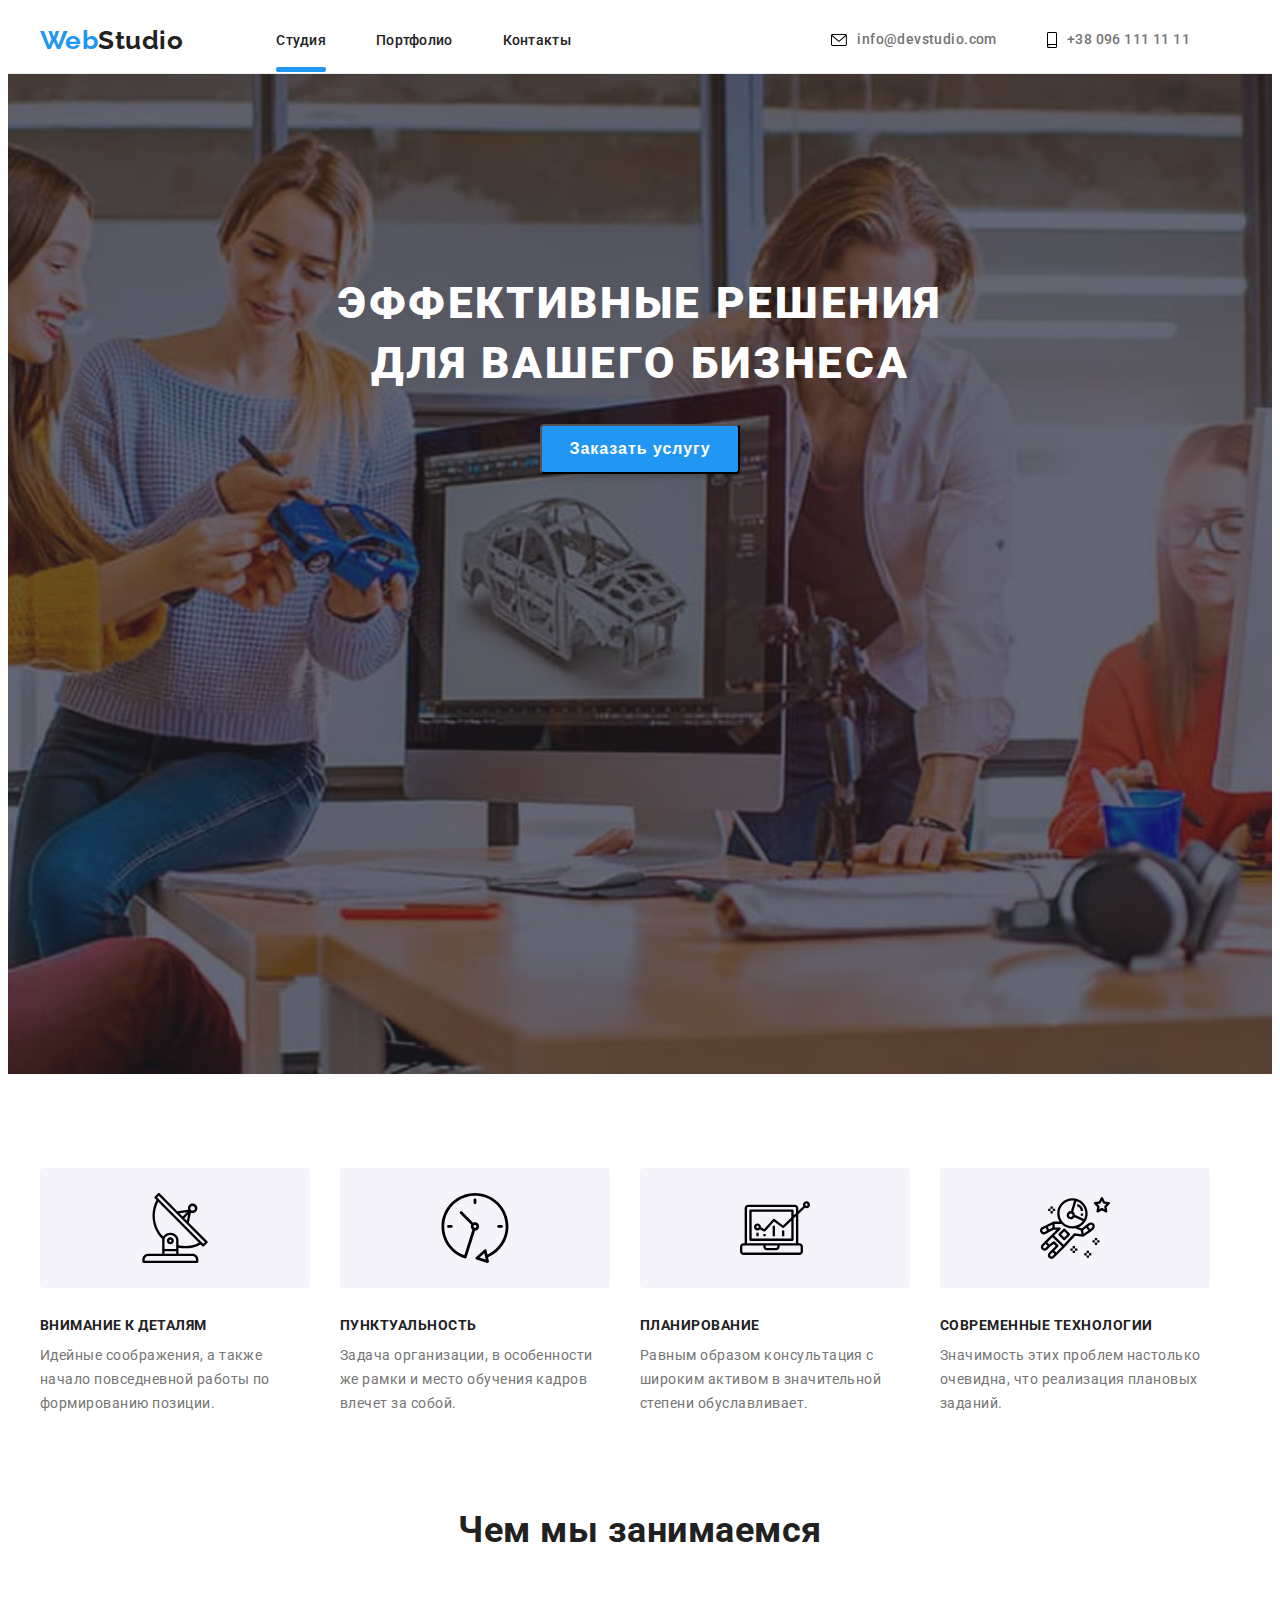
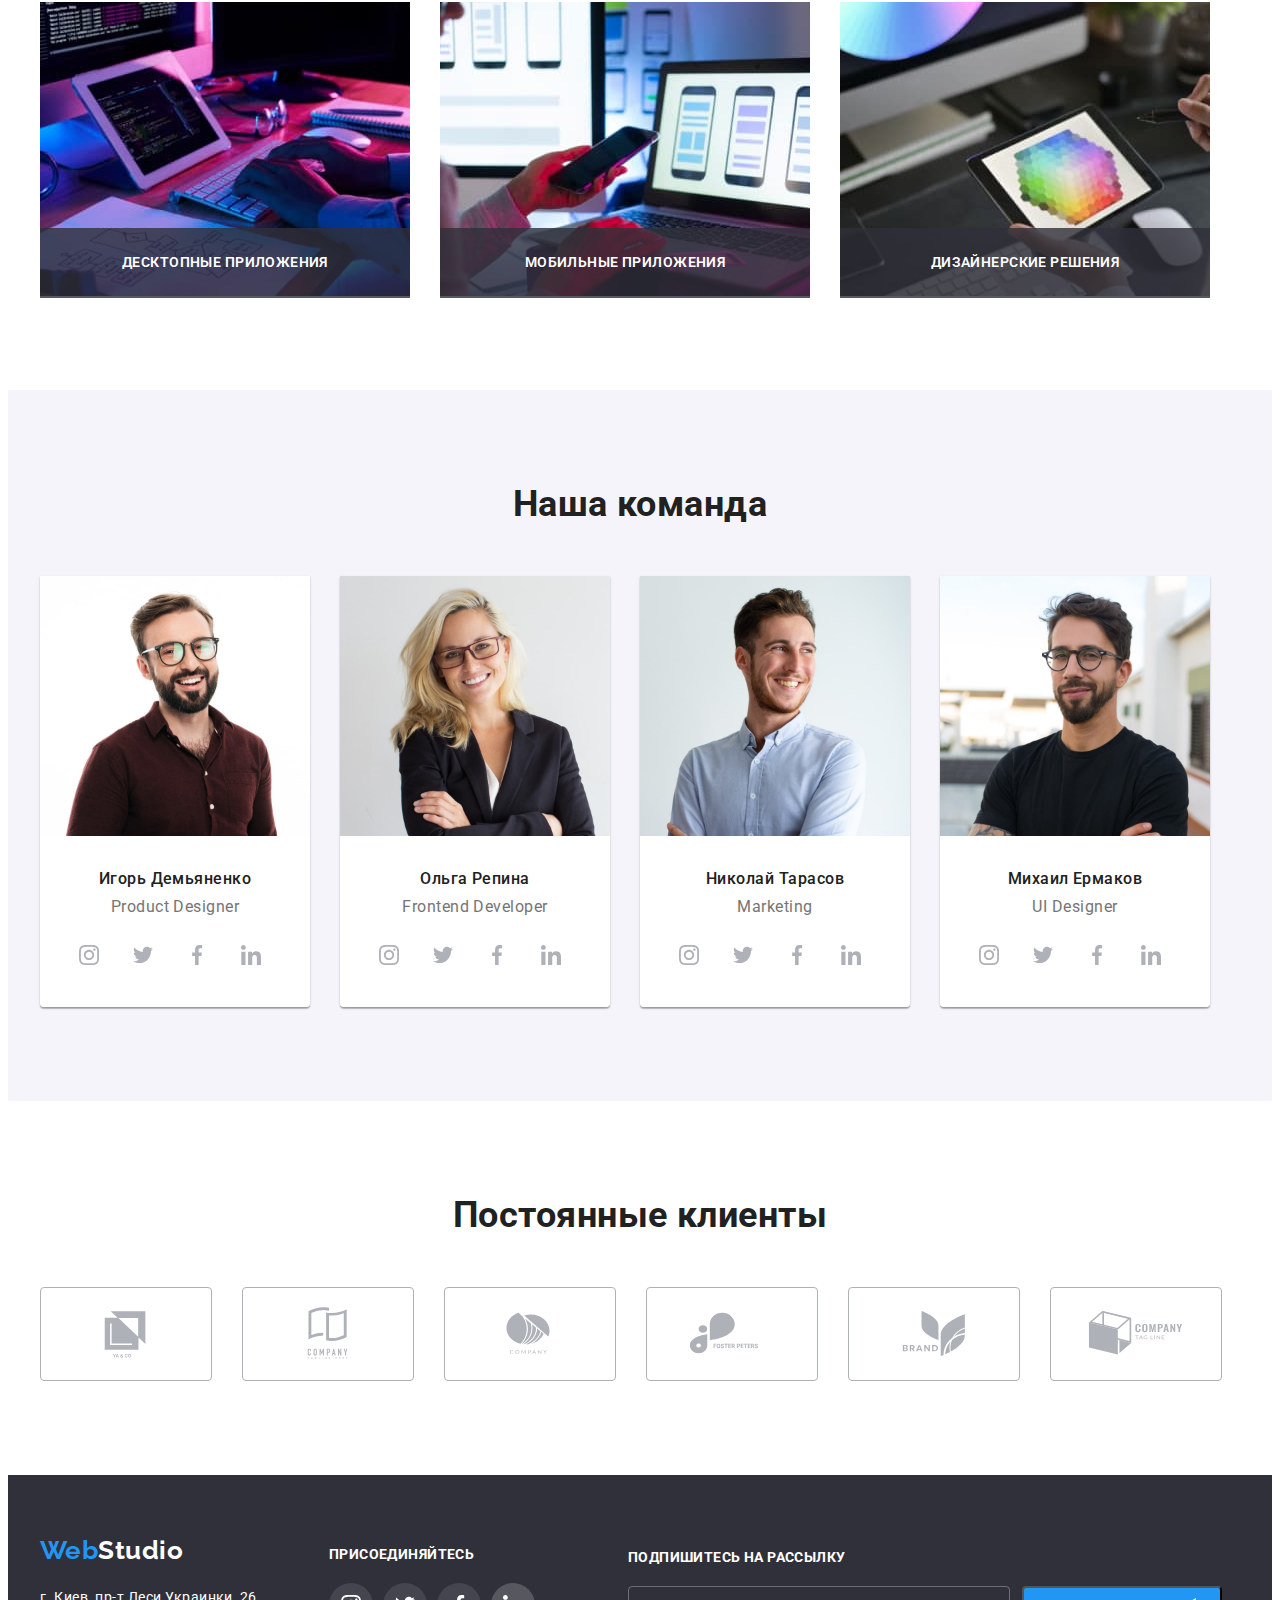
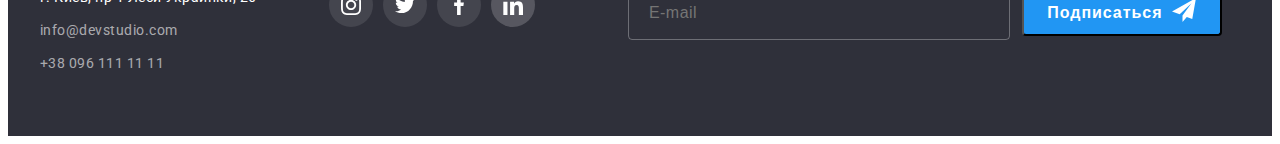
<file: index.html>
<!DOCTYPE html>
<html lang="ru">
<head>
    
    <meta charset="UTF-8">
    <meta http-equiv="X-UA-Compatible" content="IE=edge">
    <meta name="viewport" content="width=device-width, initial-scale=1.0">
    <title>Document</title>
    <link href="https://fonts.googleapis.com/css2?family=Raleway:wght@700&family=Roboto:wght@400;500;700;900&display=swap"
        rel="stylesheet">
        <link rel="stylesheet" href="https://cdnjs.cloudflare.com/ajax/libs/modern-normalize/1.1.0/modern-normalize.min.css"
            integrity="sha512-wpPYUAdjBVSE4KJnH1VR1HeZfpl1ub8YT/NKx4PuQ5NmX2tKuGu6U/JRp5y+Y8XG2tV+wKQpNHVUX03MfMFn9Q=="
            crossorigin="anonymous" referrerpolicy="no-referrer" />
    <link rel="stylesheet" href="./css/styles.css">
    <link rel="preconnect" href="./portfolio.html">
    <link rel="preconnect" href="https://fonts.googleapis.com">
    <link rel="preconnect" href="https://fonts.gstatic.com" crossorigin>
    
</head>
<body>
    <!-- Шапка сайта -->
    <header class="header">
        <div class="container">
        <nav class="nav">
            <a class="nav-logo link" href="" ><span class="logoweb">Web</span>Studio</a>
            <ul class="header-list list">
                <li class="header-item main-underline">
                    <a class="nav-link link" href="2">Студия </a>
                </li>
                <li class="header-item">
                    <a class="nav-link link" href="./portfolio.html">Портфолио</a>
                </li>
                <li class="header-item">
                    <a class="nav-link link" href="4">Контакты</a>
                </li>
            </ul>
        </nav>
        
        <div class="contactq">
             
            <a class="cont-mail link" href="mailto:info@devstudio.com">
                <svg class="header-logo-icon" width="16" height="12">
                    <use href="./images/icon-sprite/sprite.svg#icon-envelope"></use>
                </svg>info@devstudio.com
            </a>
           
            
            <a class="cont-mail link" href="tel:+380961111111">
                <svg class="header-logo-icon" width="10" height="16">
                <use href="./images/icon-sprite/sprite.svg#icon-smartphone"></use>
            </svg>+38 096 111 11 11
            </a>
        </div>
        </div>
        
    </header>
    <main>
     <section class="hero">
          <div class="container">
            <h1 class="hero-title">Эффективные решения<br>
            для вашего бизнеса</h1>
            <button data-modal-open class="hero-button btn" type=button>Заказать услугу</button>
        </div>
    </section> 
    <section class="pluses">
        <div class="container">
            <ul class="pluses-list list">
            <li class="pluses-item">
                <div class="pluses-cont">
                    <svg class="" width="70" height="70">
                        <use href="./images/icon-sprite/sprite.svg#icon-antenna"></use>
                    </svg>
                        
                </div>
            <h2 class="pluses-title" >Внимание к деталям</h2>
            <p class="pluses-text" >Идейные соображения, а также начало повседневной работы по формированию позиции.</p>
            </li>
            <li class="pluses-item">
                <div class="pluses-cont">
                    <svg class="" width="70" height="70">
                        <use href="./images/icon-sprite/sprite.svg#icon-clock"></use>
                    </svg>
                </div>
            <h2 class="pluses-title" >Пунктуальность</h2>
            <p class="pluses-text" >Задача организации, в особенности же рамки и место обучения кадров влечет за собой.</p>
            </li>
            <li class="pluses-item">
                <div class="pluses-cont">
                    <svg class="" width="70" height="70">
                        <use href="./images/icon-sprite/sprite.svg#icon-diagram"></use>
                    </svg>
                </div>
            <h2 class="pluses-title" >Планирование</h2>
            <p class="pluses-text" >Равным образом консультация с широким активом в значительной степени обуславливает.</p>
            </li>
            <li class="pluses-item">
                <div class="pluses-cont">
                    <svg class="" width="70" height="70">
                        <use href="./images/icon-sprite/sprite.svg#icon-astronaut"></use>
                    </svg>
                </div>
            <h2 class="pluses-title" >Современные технологии</h2>
            <p class="pluses-text" >Значимость этих проблем настолько очевидна, что реализация плановых заданий.</p>
        
            </li>
            </ul>
        </div>
    </section> 
    <section class="cases">
        <div class="container">
        <h2 class="cases-title title">Чем мы занимаемся</h2>
        <ul class="cases-list list">
            <li class="cases-item">
            <div class="case-cont">  
            <img src="./images/Work/desktop.jpg" alt="Работает за десктопом" width="370">
            <p class="cases-text">Десктопные приложения</p>
            </div>
        </li>
            <li class="cases-item">
                <div class="case-cont">
                <img src="./images/Work/mobile.jpg" alt="Работает за телефоном" width="370">
            <p class="cases-text">МОБИЛЬНЫЕ ПРИЛОЖЕНИЯ</p>
        </div>
        </li>
            <li class="cases-item">
                <div class="case-cont">
                <img src="./images/Work/tablet.jpg" alt="Работает за планшетом" width="370">
            <p class="cases-text">ДИЗАЙНЕРСКИЕ РЕШЕНИЯ</p>
        </div>    
        </li>
        </ul>
        </div>
    </section> 
    <section class="team">
        <div class="container">
        <h2 class="team-title title">Наша команда</h2>
        <ul class="team-list list">
             
            <li  class="team-item">
                <div class="team-info">
               
                <img class="team-img" src="./images/Team/teammate1.jpg" alt="Игорь Демьяненко" width="270">
                <h3 class="teammate">Игорь Демьяненко</h3>
                <p class="position" lang="en">  Product Designer</p>
                <ul class="list team-icon">
                    <li class="team-marg">
                        <a class="tlm" href="">
                            <svg class="team-logo-icon" width="20" height="20">
                                <use href="./images/icon-sprite/sprite.svg#icon-instagram"></use>
                            </svg>
                        </a>
                    </li>
                    <li class="team-marg">
                        <a class="tlm" href="">
                            <svg class="team-logo-icon" width="20" height="20">
                                <use href="./images/icon-sprite/sprite.svg#icon-twitter"></use>
                            </svg>
                        </a>
                    </li>
                    <li class="team-marg">
                        <a class="tlm" href="">
                            <svg class="team-logo-icon" width="20" height="20">
                                <use href="./images/icon-sprite/sprite.svg#icon-facebook"></use>
                            </svg>
                        </a>
                    </li>
                    <li class="team-marg">
                        <a class="tlm" href="">
                            <svg class="team-logo-icon" width="20" height="20">
                                <use href="./images/icon-sprite/sprite.svg#icon-linkedin"></use>
                            </svg>
                        </a>
                    </li>
                    </li>
                </ul>
                </div>
                
                
            </li>
            
            <li class="team-item">
                <div class="team-info">
                <img class="team-img" src="./images/Team/teammate2.jpg" alt="Ольга Репина" width="270">
                <h3 class="teammate">Ольга Репина</h3>
                <p class="position" lang="en">Frontend Developer</p>
                <ul class="list team-icon">
                    <li class="team-marg">
                        <a class="tlm" href="">
                            <svg class="team-logo-icon" width="20" height="20">
                                <use href="./images/icon-sprite/sprite.svg#icon-instagram"></use>
                            </svg>
                        </a>
                    </li>
                    <li class="team-marg">
                        <a class="tlm" href="">
                            <svg class="team-logo-icon" width="20" height="20">
                                <use href="./images/icon-sprite/sprite.svg#icon-twitter"></use>
                            </svg>
                        </a>
                    </li>
                    <li class="team-marg">
                        <a class="tlm" href="">
                            <svg class="team-logo-icon" width="20" height="20">
                                <use href="./images/icon-sprite/sprite.svg#icon-facebook"></use>
                            </svg>
                        </a>
                    </li>
                    <li class="team-marg">
                        <a class="tlm" href="">
                            <svg class="team-logo-icon" width="20" height="20">
                                <use href="./images/icon-sprite/sprite.svg#icon-linkedin"></use>
                            </svg>
                        </a>
                    </li>
                    </li>
                </ul>
                </div>
            </li>
            <li class="team-item">
                <div class="team-info">
                <img class="team-img" src="./images/Team/teammate3.jpg" alt="Николай Тарасов" width="270">
                <h3 class="teammate">Николай Тарасов</h3>
                <p class="position" lang="en">Marketing</p>
            <ul class="list team-icon">
                <li class="team-marg">
                    <a class="tlm" href="">
                        <svg class="team-logo-icon" width="20" height="20">
                            <use href="./images/icon-sprite/sprite.svg#icon-instagram"></use>
                        </svg>
                    </a>
                </li>
                <li class="team-marg">
                    <a class="tlm" href="">
                        <svg class="team-logo-icon" width="20" height="20">
                            <use href="./images/icon-sprite/sprite.svg#icon-twitter"></use>
                        </svg>
                    </a>
                </li>
                <li class="team-marg">
                    <a class="tlm" href="">
                        <svg class="team-logo-icon" width="20" height="20">
                            <use href="./images/icon-sprite/sprite.svg#icon-facebook"></use>
                        </svg>
                    </a>
                </li>
                <li class="team-marg">
                    <a class="tlm" href="">
                        <svg class="team-logo-icon" width="20" height="20">
                            <use href="./images/icon-sprite/sprite.svg#icon-linkedin"></use>
                        </svg>
                    </a>
                </li>
                </li>
            </ul>
            </div>

            </li>
            <li class="team-item">
                <div class="team-info">
                <img class="team-img" src="./images/Team/teammate4.jpg" alt="Михаил Ермаков" width="270">
                <h3 class="teammate">Михаил Ермаков</h3>
                <p class="position" lang="en">UI Designer</p>
                <ul class="list team-icon">
                    <li class="team-marg">
                        <a class="tlm" href="">
                            <svg class="team-logo-icon" width="20" height="20">
                                <use href="./images/icon-sprite/sprite.svg#icon-instagram"></use>
                            </svg>
                        </a>
                    </li>
                    <li class="team-marg">
                        <a class="tlm" href="">
                            <svg class="team-logo-icon" width="20" height="20">
                                <use href="./images/icon-sprite/sprite.svg#icon-twitter"></use>
                            </svg>
                        </a>
                    </li>
                    <li class="team-marg">
                        <a class="tlm" href="">
                            <svg class="team-logo-icon" width="20" height="20">
                                <use href="./images/icon-sprite/sprite.svg#icon-facebook"></use>
                            </svg>
                        </a>
                    </li>
                    <li class="team-marg">
                        <a class="tlm" href="">
                            <svg class="team-logo-icon" width="20" height="20">
                                <use href="./images/icon-sprite/sprite.svg#icon-linkedin"></use>
                            </svg>
                        </a>
                    </li>
                    </li>
                </ul>
                </div>
            </li>
        </ul>
        </div>
    </section>
    
    <section class="clients">
        <div class="container">
        <h2 class="team-title title">Постоянные клиенты</h2>
        <ul class="list clients-list">
            <li class="clients-marg">
                <a class="clients-item" href="">
                <svg class="clients-logo-icon" width="106" height="60">
                    <use href="./images/icon-sprite/sprite.svg#icon-yako"></use>
                </svg>
                </a>
            </li>
            <li class="clients-marg">
                <a class="clients-item" href="">
                <svg class="clients-logo-icon" width="106" height="60">
                    <use href="./images/icon-sprite/sprite.svg#icon-company"></use>
                </svg>
                </a>
            </li>
            <li class="clients-marg">
                <a class="clients-item" href="">
                <svg class="clients-logo-icon" width="106" height="60">
                    <use href="./images/icon-sprite/sprite.svg#icon-company2"></use>
                </svg>
                </a>
            </li>
            <li class="clients-marg">
                <a class="clients-item" href="">
                <svg class="clients-logo-icon" width="106" height="60">
                    <use href="./images/icon-sprite/sprite.svg#icon-foster"></use>
                </svg>
                </a>
            </li>
            <li class="clients-marg">
                <a class="clients-item" href="">
                <svg class="clients-logo-icon" width="106" height="60">
                    <use href="./images/icon-sprite/sprite.svg#icon-brand"></use>
                </svg>
                </a>
            </li>
            <li class="clients-marg">
                <a class="clients-item" href="">
                <svg class="clients-logo-icon" width="106" height="60">
                    <use href="./images/icon-sprite/sprite.svg#icon-tagline"></use>
                </svg>
                </a>
            </li>
        </ul>
        </div>
    </section>
    </main>
    
    <!-- Футер -->
    <footer class="footer">
        <div class="container footer-cont">
                <div>
                    <a class="foot-logo link" href=""><span class="logoweb">Web</span>Studio</a>    <!-- address -->
                    <addres class="footer">
                <ul class="list">
                    
                <li class="addres-item">
                    <a class="foot-link link" href="https://goo.gl/maps/ouvRoWt94udnchgPA" target="blank">г. Киев, пр-т Леси Украинки, 26</a>
                </li>
                <li class="addres-item">
                    <a class="contact-link link" href="mailto:info@devstudio.com">info@devstudio.com</a>
                </li>
                <li class="addres-item">
                    <a class="contact-link link" href="tel:+380961111111">+38 096 111 11 11</a>
                </li>
                </ul>
                </div>
                <div class="soc-link-fot">
                    <p class="footer-title">ПРИСОЕДИНЯЙТЕСЬ</p>
                    <ul class="list team-icon">
                        <li class="soc-marg">
                            <a class="foot-soc-list" href="">
                            <svg class="foot-logo-icon" width="20" height="20">
                                <use href="./images/icon-sprite/sprite.svg#icon-instagram"></use>
                            </svg>
                            </a>
                        </li>
                        <li class="soc-marg">
                            <a class="foot-soc-list" href="">
                            <svg class="foot-logo-icon" width="20" height="20">
                                <use href="./images/icon-sprite/sprite.svg#icon-twitter"></use>
                            </svg>
                            </a>
                        </li>
                        <li class="soc-marg">
                            <a class="foot-soc-list" href="">
                            <svg class="foot-logo-icon" width="20" height="20">
                                <use href="./images/icon-sprite/sprite.svg#icon-facebook"></use>
                            </svg>
                            </a>
                        </li>
                        <li class="foot-soc-list">
                            <a class="foot-soc-list" href="">
                            <svg class="foot-logo-icon" width="20" height="20">
                                <use href="./images/icon-sprite/sprite.svg#icon-linkedin"></use>
                            </svg>
                            </a>
                        </li>
                        </li>
                    </ul>
                </div>
                <div class="subscribe">
                    <form>
                        <label class="title-mail-footer" for="mail">Подпишитесь на рассылку </label>
                        <div class="sub-send">
                        <input class="input-sub placeholder-footer" id="mail" type="mail" name="mail" placeholder="E-mail">
                        <button  class="foot-button btn" type=submit>Подписаться
                            <svg class="foot-btn-logo" width="24" height="24">
                                <use href="./images/icon-sprite/sprite.svg#icon-send"></use>
                            </svg>
                        </button>
                        </div>
                        
                        
                    </form>

                </div>
            
        </addres>
        </div>
    </footer>
<div class="backdrop is-hidden" data-modal >
    <div class="modal">
        <h3 class="modal-text">
            Оставьте свои данные, мы вам перезвоним
        </h3>
        <form action="#" class="modal-form" >
            
                <label class="modal-form-lable" for="name">Имя</label>
            <div class="input">
                <input type="text" name="name" id="name" class="modal-form-input">
                <svg class="modal-logo-icon" width="15" height="15">
                    <use href="./images/icon-sprite/sprite.svg#icon-user"></use>
                </svg>
            </div>
            
                <label class="modal-form-lable" for="tel">Телефон</label>
            <div class="input">
                <input type="tel" name="tel" id="tel" class="modal-form-input">
                <svg class="modal-logo-icon" width="15" height="15">
                    <use href="./images/icon-sprite/sprite.svg#icon-tel2"></use>
                </svg>
            </div>
            
                <label class="modal-form-lable" for="mail1">Почта</label>
            <div class="input">
                <input type="mail" name="mail" id="mail1" class="modal-form-input">
                <svg class="modal-logo-icon" width="15" height="15">
                    <use href="./images/icon-sprite/sprite.svg#icon-mail2"></use>
                </svg>
            </div>
            <div class="textarea-cont">
                <label class="modal-form-lable" for="comment">Комментарий</label>
                <textarea style="" class="modal-txt placeholder-text" name="comment" id="comment" placeholder="Введите текст" ></textarea>
            </div>
            <div class="check-cont">
                <input type="checkbox" id="check" class="visually-hidden  checkbox" name="policy">
                <label class="check-text" for="check">
                    <span class="icon-check" >
                    <svg class="icon-property" width="18" height="18">
                        <use href="./images/icon-sprite/sprite.svg#icon-check"></use>
                    </svg>
                    </span>
                    Соглашаюсь с рассылкой и принимаю </label><a class="policy-text" href="" >Условия договора</a>
            </div>
            <button data-modal-open class="hero-button btn" type=submit>Отправить</button>

        
         <div data-modal-close class="close-cont">
        <img data-modal-close src="./images/close-black-18dp (2) 1.svg" alt="close" width="18">
            </div>
            
        </form>
    
    
        
    </div>
</div>
<script src="./js/model.js"></script>
</body>
</html>
</file>
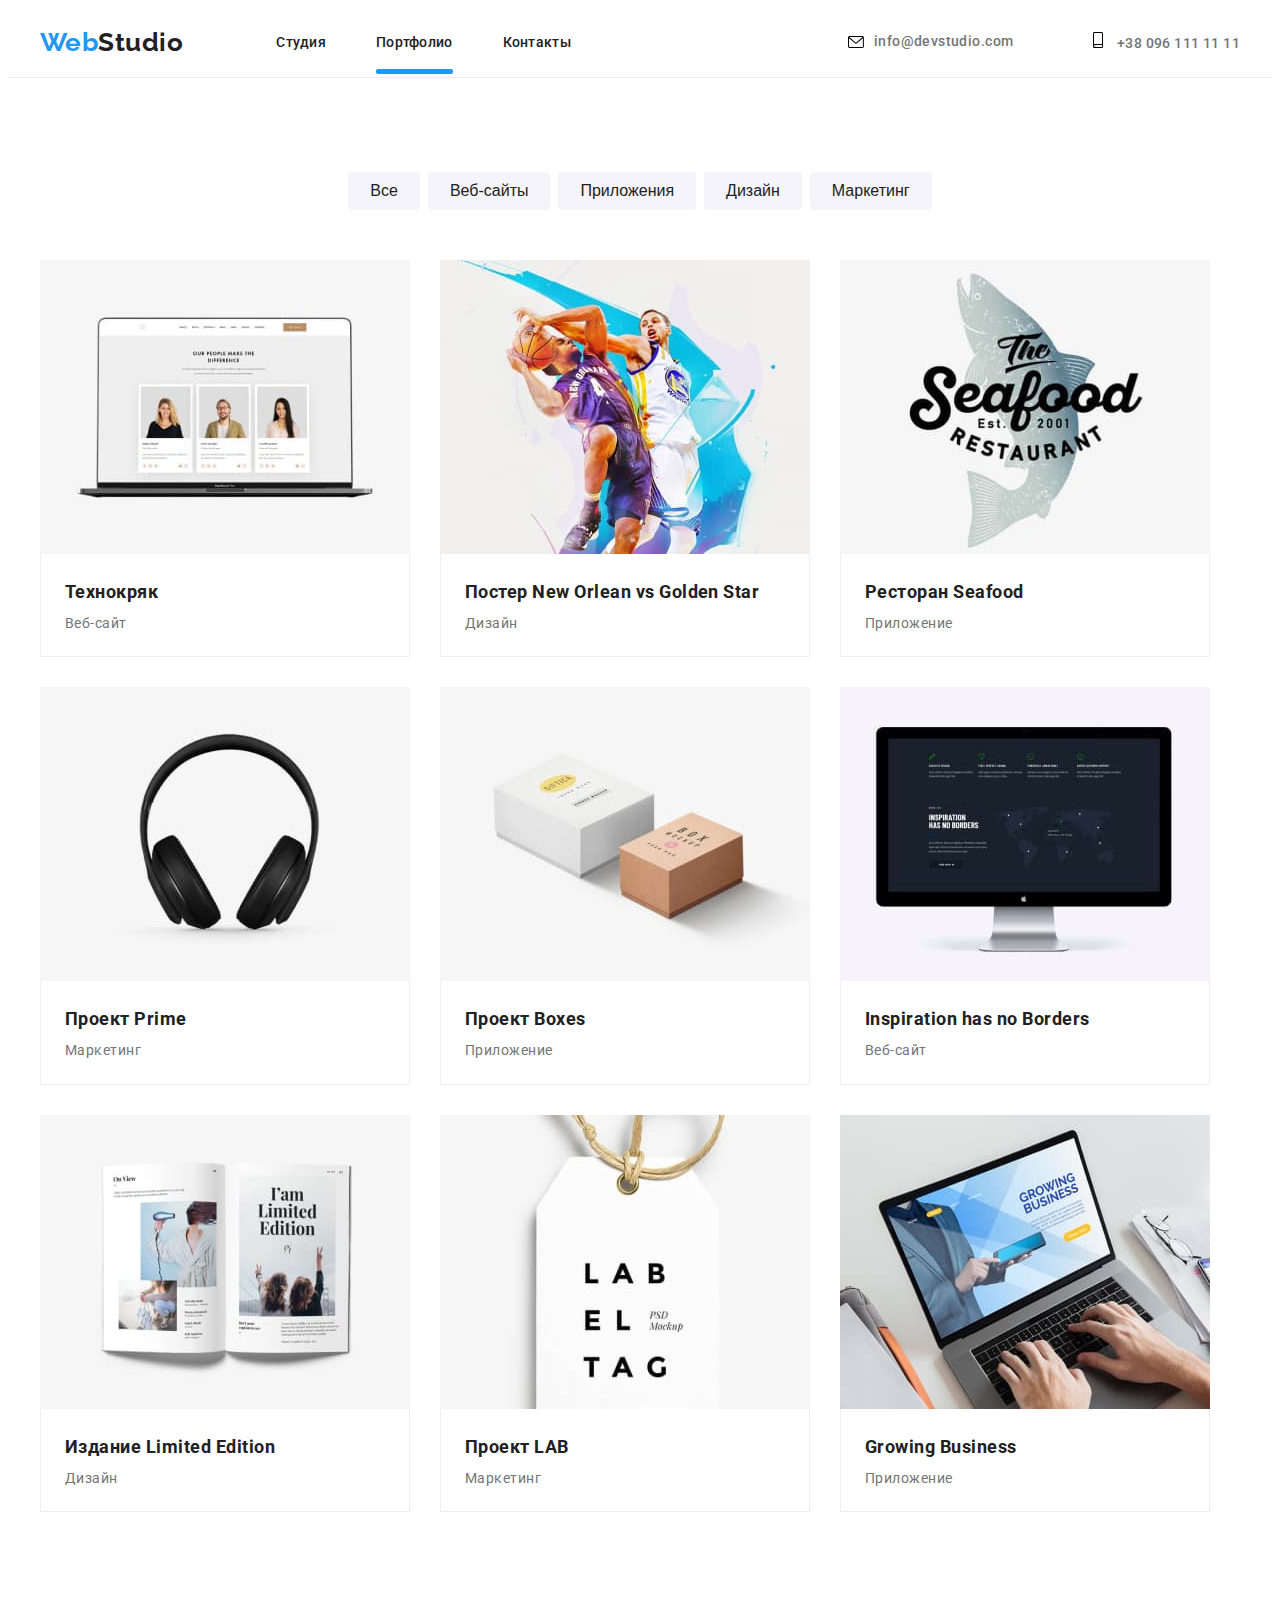
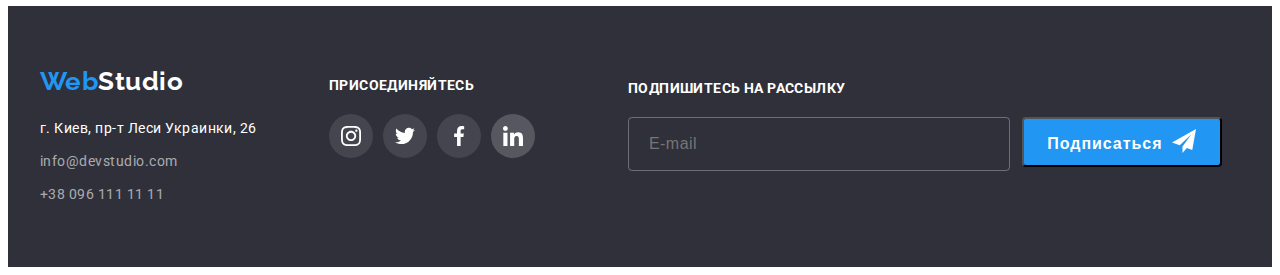
<file: portfolio.html>
<!DOCTYPE html>
<html lang="ru">

<head>

    <meta charset="UTF-8">
    <meta http-equiv="X-UA-Compatible" content="IE=edge">
    <meta name="viewport" content="width=device-width, initial-scale=1.0">
    <title>Document</title>
    <link
        href="https://fonts.googleapis.com/css2?family=Raleway:wght@700&family=Roboto:wght@400;500;700;900&display=swap"
        rel="stylesheet">
        <link rel="stylesheet" href="https://cdnjs.cloudflare.com/ajax/libs/modern-normalize/1.1.0/modern-normalize.min.css"
            integrity="sha512-wpPYUAdjBVSE4KJnH1VR1HeZfpl1ub8YT/NKx4PuQ5NmX2tKuGu6U/JRp5y+Y8XG2tV+wKQpNHVUX03MfMFn9Q=="
            crossorigin="anonymous" referrerpolicy="no-referrer" />
    <link rel="stylesheet" href="./css/styles.css">
    <link rel="preconnect" href="./index.html">
    <link rel="preconnect" href="https://fonts.googleapis.com">
    <link rel="preconnect" href="https://fonts.gstatic.com" crossorigin>

</head>

<body>
    <!-- Шапка сайта -->
    <header class="header">
        <div class="container">
            <nav class="nav">
                <a class="nav-logo link" href=""><span class="logoweb">Web</span>Studio</a>
                <ul class="header-list list">
                    <li class="header-item">
                        <a class="nav-link link" href="./index.html">Студия </a>
                    </li>
                    <li class="header-item second-underline">
                        <a class="nav-link link" href="./portfolio.html">Портфолио</a>
                    </li>
                    <li class="header-item">
                        <a class="nav-link link" href="4">Контакты</a>
                    </li>
                </ul>
            </nav>
    
            <div class="contactq">
                <div class="contact-div">
                    
                    <a  class="cont-mail link"  href="mailto:info@devstudio.com">
                        <svg class="header-logo-icon " width="16" height="12">
                            <use href="./images/icon-sprite/sprite.svg#icon-envelope"></use>
                        </svg>
                        info@devstudio.com
                    </a>
                </div>
                <div class="contact-div-right">
                    
                    <a class="cont-tel link" href="tel:+380961111111">
                        <svg class="header-logo-icon " width="10" height="16">
                            <use href="./images/icon-sprite/sprite.svg#icon-smartphone"></use>
                        </svg>
                        +38 096 111 11 11
                    </a>
                </div>
            </div>
        </div>
    </header>
    <main>
    <section  class="filt-sect">
        <div class="container">
        <ul class="filters list">
            <li class="filter-item">
                <button class="pointer btn" type="button">Все</button>
            </li>
            <li class="filter-item">
                <button class="pointer btn" type="button">Веб-сайты</button>
            </li>
            <li class="filter-item">
                <button class="pointer btn" type="button">Приложения</button>
            </li>
            <li class="filter-item">
                <button class="pointer btn" type="button">Дизайн</button>
            </li>
            <li class="filter-item">
                <button class="pointer btn" type="button">Маркетинг</button>
            </li>
        </ul>
        
        <ul class="case list">
            <li class="case-item" >
                <div class="overlay">
                <img src="./images/Portfolio/screan.jpg" alt="Екран ноутбока" width=370>
                 <p class="overlay-text"> Технокряк это современная площадка распространения коронавируса. Компании используют эту платформу для цифрового
                шпионажа и атак на защищённые сервера конкурентов.</p>
                </div>
                <div class="case-border">
                <h2 class="case-name" lang="en">Технокряк</h2>
                <p class="case-text">Веб-сайт</p>
                </div>
            </li>
            <li class="case-item" >
                <div class="overlay">
                <img src="./images/Portfolio/basket.jpg" alt="баскетбольная афиша" width=370>
                <p class="overlay-text"> Технокряк это современная площадка распространения коронавируса. Компании используют эту
                    платформу для цифрового
                    шпионажа и атак на защищённые сервера конкурентов.</p>
                </div>
                <div class="case-border">
                <h2 class="case-name" >Постер New Orlean vs Golden Star</h2>
                <p class="case-text">Дизайн</p>
                </div>
            </li>
            <li class="case-item" >
                <div class="overlay">
                <img src="./images/Portfolio/seafood.jpg" alt="банер для морского ресторана" width=370>
                <p class="overlay-text"> Технокряк это современная площадка распространения коронавируса. Компании используют эту
                    платформу для цифрового
                    шпионажа и атак на защищённые сервера конкурентов.</p>
                </div>
                <div class="case-border">
                <h2 class="case-name" >Ресторан Seafood</h2>
                <p class="case-text">Приложение</p>
                </div>
            </li>
            <li class="case-item" >
                <div class="overlay">
                <img src="./images/Portfolio/headphones.jpg" alt="наушники" width=370>
                <p class="overlay-text"> Технокряк это современная площадка распространения коронавируса. Компании используют эту
                    платформу для цифрового
                    шпионажа и атак на защищённые сервера конкурентов.</p>
                </div>
                <div class="case-border">
                <h2 class="case-name" >Проект Prime</h2>
                <p class="case-text">Маркетинг</p>
                </div>
            </li>
            <li class="case-item" >
                <div class="overlay">
                <img src="./images/Portfolio/box.jpg" alt="подарочные коробки" width=370>
                <p class="overlay-text"> Технокряк это современная площадка распространения коронавируса. Компании используют эту
                    платформу для цифрового
                    шпионажа и атак на защищённые сервера конкурентов.</p>
                </div>
                <div class="case-border">
                <h2 class="case-name" >Проект Boxes</h2>
                <p class="case-text">Приложение</p>
                </div>
            </li>
            <li class="case-item" >
                <div class="overlay">
                <img src="./images/Portfolio/pc.jpg" alt="компьютер" width=370>
                <p class="overlay-text"> Технокряк это современная площадка распространения коронавируса. Компании используют эту
                    платформу для цифрового
                    шпионажа и атак на защищённые сервера конкурентов.</p>
                </div>
                <div class="case-border">
                <h2 class="case-name" lang="en">Inspiration has no Borders</h2>
                <p class="case-text">Веб-сайт</p>
                </div>
            </li>
            <li class="case-item" >
                <div class="overlay">
                <img src="./images/Portfolio/magazine.jpg" alt="журнал" width=370>
                <p class="overlay-text"> Технокряк это современная площадка распространения коронавируса. Компании используют эту
                    платформу для цифрового
                    шпионажа и атак на защищённые сервера конкурентов.</p>
                </div>
                <div class="case-border">
                <h2 class="case-name">Издание Limited Edition</h2>
                <p class="case-text">Дизайн</p>
                </div>
            </li>
            <li class="case-item" >
                <div class="overlay">
                <img src="./images/Portfolio/label.jpg" alt="лейба" width=370>
                <p class="overlay-text"> Технокряк это современная площадка распространения коронавируса. Компании используют эту
                    платформу для цифрового
                    шпионажа и атак на защищённые сервера конкурентов.</p>
                </div>
                <div class="case-border">
                <h2 class="case-name" >Проект LAB</h2>
                <p class="case-text">Маркетинг</p>
                </div>
            </li>
            <li class="case-item" >
                <div class="overlay">
                <img src="./images/Portfolio/notebook.jpg" alt="Ноутбук" width=370>
                <p class="overlay-text"> Технокряк это современная площадка распространения коронавируса. Компании используют эту
                    платформу для цифрового
                    шпионажа и атак на защищённые сервера конкурентов.</p>
                </div>
                <div class="case-border">
                <h2 class="case-name" lang="en">Growing Business</h2>
                <p class="case-text">Приложение</p>
                </div>
            </li>
    
    
        </ul>
        </div>
    </section>
    </main>

    <!-- Футер -->
    <footer class="footer">
        <div class="container footer-cont">
            <div>
                <a class="foot-logo link" href=""><span class="logoweb">Web</span>Studio</a> <!-- address -->
                <addres class="footer">
                    <ul class="list">
    
                        <li class="addres-item">
                            <a class="foot-link link" href="https://goo.gl/maps/ouvRoWt94udnchgPA" target="blank">г. Киев,
                                пр-т Леси Украинки, 26</a>
                        </li>
                        <li class="addres-item">
                            <a class="contact-link link" href="mailto:info@devstudio.com">info@devstudio.com</a>
                        </li>
                        <li class="addres-item">
                            <a class="contact-link link" href="tel:+380961111111">+38 096 111 11 11</a>
                        </li>
                    </ul>
            </div>
            <div class="soc-link-fot">
                <p class="footer-title">ПРИСОЕДИНЯЙТЕСЬ</p>
                <ul class="list team-icon">
                    <li class="soc-marg">
                        <a class="foot-soc-list" href="">
                            <svg class="foot-logo-icon" width="20" height="20">
                                <use href="./images/icon-sprite/sprite.svg#icon-instagram"></use>
                            </svg>
                        </a>
                    </li>
                    <li class="soc-marg">
                        <a class="foot-soc-list" href="">
                            <svg class="foot-logo-icon" width="20" height="20">
                                <use href="./images/icon-sprite/sprite.svg#icon-twitter"></use>
                            </svg>
                        </a>
                    </li>
                    <li class="soc-marg">
                        <a class="foot-soc-list" href="">
                            <svg class="foot-logo-icon" width="20" height="20">
                                <use href="./images/icon-sprite/sprite.svg#icon-facebook"></use>
                            </svg>
                        </a>
                    </li>
                    <li class="foot-soc-list">
                        <a class="foot-soc-list" href="">
                            <svg class="foot-logo-icon" width="20" height="20">
                                <use href="./images/icon-sprite/sprite.svg#icon-linkedin"></use>
                            </svg>
                        </a>
                    </li>
                    </li>
                </ul>
            </div>
            <div class="subscribe">
                <form>
                    <label class="title-mail-footer" for="mail">Подпишитесь на рассылку </label>
                    <div class="sub-send">
                        <input class="input-sub placeholder-footer" id="mail" type="mail" name="mail" placeholder="E-mail">
                        <button class="foot-button btn" type=submit>Подписаться
                            <svg class="foot-btn-logo" width="24" height="24">
                                <use href="./images/icon-sprite/sprite.svg#icon-send"></use>
                            </svg>
                        </button>
                    </div>
    
    
                </form>
    
            </div>
    
            </addres>
        </div>
    </footer>

</body>

</html>
</file>
<file: css/styles.css>
:root {
  --main-title-color: #212121;
  --secondary-title-color: #303030;
  --main-text-color: #757575;
  --secondary-text-color: #9da4bd;
  --accent-color: #2196f3;
  --h1-color: #ffffff;
}
body {
  background-color: #ffffff;
  font-family: 'Roboto', sans-serif;
  color: var(--main-text-color);
  letter-spacing: 0.03em;
}

p,
h1,
h2,
h3,
h4,
h5,
h6 {
  margin-top: 0;
  margin-bottom: 0;
}

ul {
  margin-top: 0;
  margin-bottom: 0;
  padding-left: 0;
}
.list {
  list-style: none;
}

.link {
  text-decoration: none;
  color: var(--main-title-color);
  transition-property: color;
  transition-duration: 250ms;
  transition-timing-function: cubic-bezier(0.4, 0, 0.2, 1);
}

.link:hover,
.link:focus {
  color: var(--accent-color);
}
.container {
  width: 1200px;
  padding-left: 15px;
  padding-right: 15px;
  margin: 0 auto;
}
.title {
  font-weight: 700;
  font-size: 36px;
  line-height: 1.16;
  color: var(--main-title-color);
}
.header-link:focus,
.header-link:hover {
  background-color: #2196f3;
}
.header-logo-icon:hover,
.header-logo-icon:focus {
  fill: #03a9f4;
}
.cont-mail:hover,
.cont-mail:focus {
  fill: #03a9f4;
}
.header .container {
  display: flex;
  align-items: center;
}
.header {
  border-bottom: 1px solid #ececec;
}
.header-list {
  display: flex;
}
.logo-icon {
  fill: currentColor;
}
.logo-icon:hover,
.logo-icon:focus {
  background-color: #2196f3;
  fill: white;
}

.header-logo-icon {
  margin-right: 10px;
}

.header-item:not(:last-child) {
  margin-right: 50px;
}
.nav {
  display: flex;
  align-items: center;
}
.contactq {
  display: flex;
  margin-left: auto;
  align-items: center;
}
.contact-div-right {
  display: flex;
  margin-left: 30px;
  align-items: center;
}
.contact-div:hover {
  fill: #03a9f4;
}
.contact-div-right:hover {
  fill: #03a9f4;
}
.contact-div {
  display: flex;
  align-items: center;
}

.nav-logo {
  font-family: 'Raleway', sans-serif;
  font-size: 26px;
  line-height: 1.2;
  font-weight: 700;
  margin-right: 93px;
}
.logoweb {
  color: var(--accent-color);
}
.nav-link {
  position: relative;
  display: block;
  padding-top: 24px;
  padding-bottom: 25px;
  font-size: 14px;
  line-height: 1.16;
  font-weight: 500;
  letter-spacing: 0.02em;
}
.header-item {
  position: relative;
}
.main-underline::after {
  position: absolute;
  content: '';
  display: flex;
  width: 100%;
  height: 5px;
  background-color: #2196f3;
  border-radius: 2px;
  bottom: 1px;

  transition-property: color;
  transition-duration: 250ms;
  transition-timing-function: cubic-bezier(0.4, 0, 0.2, 1);
}
.main-underline:hover::after {
  color: #03a9f4;
}
.second-underline::after {
  position: absolute;
  content: '';
  display: flex;
  width: 100%;
  height: 5px;
  background-color: #2196f3;
  border-radius: 2px;
  bottom: 1px;
}
.cont-mail {
  display: flex;
  align-items: center;
  padding-top: 24px;
  padding-bottom: 25px;
  font-size: 14px;
  line-height: 1.14;
  font-weight: 500;
  color: var(--main-text-color);
  letter-spacing: 0.03em;
  margin-right: 50px;
}
.cont-tel {
  display: block;
  padding-top: 24px;
  padding-bottom: 25px;
  font-size: 14px;
  line-height: 1.14;
  font-weight: 500;
  color: var(--main-text-color);
  letter-spacing: 0.03em;
}

.btn:hover,
.btn:focus {
  color: var(--h1-color);
  background-color: var(--accent-color);
}

.hero {
  background-color: #2f303a;
  height: 600px;
  padding-top: 200px;
  display: block;
  max-width: 1600px;
  margin-left: auto;
  margin-right: auto;
  background-size: cover;
  background-repeat: no-repeat;
  background-position: center;
  background-image: linear-gradient(rgba(47, 48, 58, 0.4), rgba(47, 48, 58, 0.4)),
    url(../images/hero.jpg);
  text-align: center;
  padding-top: 200px;
  padding-bottom: 200px;
}
.hero-title {
  text-align: center;
  text-transform: uppercase;
  font-size: 44px;
  font-weight: 900;
  line-height: 1.36;
  letter-spacing: 0.06em;
  color: var(--h1-color);
}
.hero-button {
  font-size: 16px;
  font-weight: 700;
  line-height: 1.86;
  color: var(--h1-color);
  background-color: var(--accent-color);
  letter-spacing: 0.06em;
  box-shadow: 0px 4px 4px rgb(0 0 0 / 15%);
  width: 200px;
  height: 50px;
  border-radius: 4px;
  display: block;
  margin: auto;
  margin-top: 30px;
}
.pluses {
  display: flex;
  padding-top: 94px;
  padding-bottom: 94px;
}

.pluses-list {
  display: flex;
}
.pluses-cont {
  display: flex;
  justify-content: center;
  align-items: center;
  width: 270px;
  height: 120px;
  background-color: #f5f4fa;
  border-radius: 4px;
  margin-bottom: 30px;
}
.pluses-item {
  width: 270px;
}
.pluses-item:not(:last-child) {
  margin-right: 30px;
}
.pluses-title {
  text-transform: uppercase;
  font-size: 14px;
  line-height: 1.14;
  font-weight: 700;
  color: var(--main-title-color);
  margin-bottom: 10px;
}
.pluses-text {
  font-size: 14px;
  line-height: 1.71;
}
.cases-title {
  text-align: center;
  margin-bottom: 50px;
}
.cases-list {
  display: flex;
}
.cases {
  padding-bottom: 90px;
}

.cases-item:not(:last-child) {
  margin-right: 30px;
}
.case-cont {
  position: relative;
}
.cases-text {
  position: absolute;
  font-style: normal;
  font-weight: 600;
  font-size: 14px;
  line-height: 1.2;
  text-align: center;
  letter-spacing: 0.03em;
  text-transform: uppercase;
  color: #fff;
  display: flex;
  bottom: 2px;
  left: 0;
  justify-content: center;
  align-items: center;
  width: 100%;
  height: 70px;
  background-color: rgba(47, 48, 58, 0.8);
}
.team {
  background-color: #f5f4fa;
  padding-top: 94px;
  padding-bottom: 94px;
}
.team-icon {
  display: flex;
  justify-content: center;
  align-items: center;
  padding-bottom: 30px;
}
.team-info {
  background-color: white;
  border-radius: 4px;
}
.tlm {
  display: flex;
  justify-content: center;
  align-items: center;
  width: 44px;
  height: 44px;
  border-radius: 50%;
  transition-property: background-color, fill;
  transition-duration: 250ms;
  transition-timing-function: cubic-bezier(0.4, 0, 0.2, 1);
}
.tlm:focus,
.tlm:hover {
  background-color: #2196f3;
  fill: white;
}

.team-logo-icon {
  fill: #afb1b8;
  transition-property: background-color, fill;
  transition-duration: 250ms;
  transition-timing-function: cubic-bezier(0.4, 0, 0.2, 1);
}
.team-marg {
  margin-right: 10px;
}
.tlm:focus .team-logo-icon,
.tlm:hover .team-logo-icon {
  fill: white;
}
.team-marg:not(:last-child) {
  margin-right: 10px;
}
.logo-icon {
  fill: currentColor;
}

.team-list {
  display: flex;
}
.team-title {
  text-align: center;
  margin-bottom: 50px;
}
.team-img {
  margin-bottom: 30px;
}

.team-item {
  box-shadow: 0px 1px 3px rgb(0 0 0 / 12%), 0px 1px 1px rgb(0 0 0 / 14%),
    0px 2px 1px rgb(0 0 0 / 20%);
  border-radius: 0px 0px 4px 4px;
}
.team-item:not(:last-child) {
  margin-right: 30px;
}
.teammate {
  font-size: 16px;
  line-height: 1.17;
  font-weight: 500;
  color: var(--main-title-color);
  text-align: center;
}
.clients {
  padding-top: 94px;
  padding-bottom: 94px;
}
.clients-list {
  display: flex;
}
.clients-item {
  display: flex;
  width: 170px;
  height: 92px;
  border: 1px solid #afb1b8;
  border-radius: 4px;
  justify-content: center;
  align-items: center;
  transition-property: border;
  transition-duration: 250ms;
  transition-timing-function: cubic-bezier(0.4, 0, 0.2, 1);
}
.clients-marg:not(:last-child) {
  margin-right: 30px;
}

.clients-item:focus .clients-logo-icon,
.clients-item:hover .clients-logo-icon {
  fill: #2196f3;
}
.clients-item:hover {
  border: 1px solid #03a9f4;
}

.clients-logo-icon {
  fill: #afb1b8;
  transition-property: fill;
  transition-duration: 250ms;
  transition-timing-function: cubic-bezier(0.4, 0, 0.2, 1);
}
.position {
  font-size: 16px;
  line-height: 1.17;
  color: var(--main-text-color);
  margin-top: 10px;
  margin-bottom: 16px;
  text-align: center;
}
.footer {
  background-color: #2f303a;
  padding-bottom: 60px;
  padding-top: 60px;
}
.footer-cont {
  display: flex;
}
.soc-link-fot {
  margin-left: 72px;
  padding-top: 12px;
}
.footer-title {
  margin-bottom: 20px;
  color: white;
  font-weight: 700;
  font-size: 14px;
  line-height: 1.14;
  letter-spacing: 0.03em;
  text-transform: uppercase;
}
.footer-list {
  display: flex;
}
.contact-link {
  font-size: 14px;
  line-height: 1.71;
  color: rgba(255, 255, 255, 0.6);
  margin-top: 9px;
  margin-bottom: 9px;
}
.addres-item:not(:last-child) {
  margin-bottom: 9px;
}

.foot-logo {
  display: flex;
  font-family: 'Raleway', sans-serif;
  font-size: 26px;
  line-height: 1.2;
  font-weight: 700;
  color: #ffffff;
  margin-bottom: 20px;
}
.foot-link {
  font-size: 14px;
  line-height: 1.71;
  color: #ffffff;
  text-decoration: none;
}
.soc-marg {
  margin-right: 10px;
}
.foot-soc-list {
  display: flex;
  justify-content: center;
  align-items: center;
  width: 44px;
  height: 44px;
  border-radius: 50%;
  background-color: rgba(255, 255, 255, 0.1);
  transition-property: background-color, fill;
  transition-duration: 250ms;
  transition-timing-function: cubic-bezier(0.4, 0, 0.2, 1);
}
.soc-marg:not(:last-child) {
  margin-right: 10px;
}
.foot-soc-list:focus,
.foot-soc-list:hover {
  background-color: #2196f3;
  fill: white;
}
.foot-logo-icon {
  fill: #ffffff;
}
.subscribe {
  display: flex;
  margin-left: 93px;
  padding-top: 12px;
}
.sub-send {
  display: flex;
  margin-top: 20px;
}

.input-sub {
  width: 358px;
  height: 50px;
  border-radius: 4px;
  background-color: transparent;
  border: 1px solid rgba(255, 255, 255, 0.3);
  padding-left: 20px;
}
.foot-btn-logo {
  fill: white;
  margin-left: 10px;
}
.title-mail-footer {
  font-weight: bold;
  font-size: 14px;
  line-height: 16px;
  letter-spacing: 0.03em;
  text-transform: uppercase;
  color: #ffffff;
  align-items: baseline;
}
.placeholder-footer {
  font-size: 16px;
  line-height: calc(20 / 16);
  letter-spacing: 0.03em;
  color: rgba(255, 255, 255, 0.6);
}
.foot-button {
  display: flex;
  position: relative;
  font-size: 16px;
  padding-top: 10px;
  padding-bottom: 10px;
  align-content: center;
  justify-content: center;
  font-weight: 700;
  line-height: 1.86;
  color: var(--h1-color);
  background-color: var(--accent-color);
  letter-spacing: 0.06em;
  width: 200px;
  height: 50px;
  border-radius: 4px;
  margin-left: 12px;
}

.filt-sect {
  padding-top: 94px;
  padding-bottom: 94px;
}
.filters {
  display: flex;
  justify-content: center;
  margin-bottom: 50px;
}

.btn:hover,
.btn:focus {
  box-shadow: 0px 1px 3px rgb(0 0 0 / 12%), 0px 1px 1px rgb(0 0 0 / 14%),
    0px 2px 1px rgb(0 0 0 / 20%);
}
.filter-item:not(:last-child) {
  margin-right: 8px;
}
.case {
  display: flex;
  flex-wrap: wrap;
}
.case-name {
  font-size: 18px;
  line-height: 2;
  color: var(--main-title-color);
}
.case-text {
  font-size: 14px;
  line-height: 1.88;
}
.case-item {
  cursor: pointer;
  transition-property: box-shadow;
  transition-duration: 250ms;
  transition-timing-function: cubic-bezier(0.4, 0, 0.2, 1);
}
.overlay {
  position: relative;
  overflow: hidden;
}
.overlay-text {
  position: absolute;
  font-weight: normal;
  font-size: 18px;
  line-height: calc(28 / 18);
  padding: 63px 24px;
  color: #ffffff;
  transition: transform 250ms cubic-bezier(0.4, 0, 0.2, 1);
  width: 100%;
  height: 100%;
  background-color: rgba(33, 150, 243, 0.9);
  opacity: 1;
}
.case-item:hover .overlay-text {
  transform: translateY(-100%);
  opacity: 1;
}
.case-item:hover {
  box-shadow: 0px 1px 3px rgb(0 0 0 / 12%), 0px 1px 1px rgb(0 0 0 / 14%),
    0px 2px 1px rgb(0 0 0 / 20%);
}
.case-border {
  border: 1px solid #eeeeee;
  border-top: 1px solid #eeeeee;
  margin-top: -5px;
  padding-left: 24px;
  padding-top: 20px;
  padding-bottom: 20px;
}
.case-item:not(:nth-child(n + 7)) {
  margin-bottom: 30px;
}
.case-item:not(:nth-child(3n)) {
  margin-right: 30px;
}

.pointer {
  cursor: pointer;
  font-size: 16px;
  font-weight: 500;
  line-height: 1.63;
  color: var(--main-title-color);
  background-color: #f5f4fa;
  border-radius: 4px;
  border: transparent;
  padding: 6px 22px 6px 22px;
  transition-property: color, background-color;
  transition-duration: 250ms;
  transition-timing-function: cubic-bezier(0.4, 0, 0.2, 1);
}
.backdrop {
  position: fixed;
  left: 0;
  top: 0;
  width: 100%;
  height: 100%;
  background-color: rgba(0, 0, 0, 0.2);
  opacity: 1;
  transition-property: opacity;
  transition-duration: 250ms;
  transition-timing-function: cubic-bezier(0.4, 0, 0.2, 1);
}
.backdrop.is-hidden {
  opacity: 0;
  pointer-events: none;
}

.backdrop.is-hidden .modal {
  transform: translate(-50%, -50%) scale(0.5);
}
.modal {
  position: absolute;
  top: 50%;
  left: 50%;
  transform: translate(-50%, -50%) scale(1);
  width: 528px;
  height: 581px;
  background-color: #fff;
  padding: 40px;
  transition: transform 250ms cubic-bezier(0.4, 0, 0.2, 1);
}
.modal-text {
  font-size: 20px;
  line-height: calc(23 / 20);
  text-align: center;
  letter-spacing: 0.03em;
  color: #212121;
  margin-bottom: 12px;
}
.input {
  display: flex;
  justify-content: center;
  flex-direction: column;
  margin-bottom: 10px;
}
.modal-form {
}
.modal-form-lable {
  top: 0;
  left: 0;
  margin-bottom: 4px;

  font-weight: normal;
  font-size: 12px;
  line-height: calc(14 / 12);
  letter-spacing: 0.01em;
  color: #757575;
  display: block;
}
.modal-form-input {
  position: relative;
  width: 448px;
  height: 40px;
  border: solid 1px rgba(33, 33, 33, 0.2);
  border-radius: 4px;
  cursor: pointer;
  padding-left: 42px;
  transition: border-color 250ms cubic-bezier(0.4, 0, 0.2, 1);
}
.modal-form-input:hover,
.modal-form-input:focus {
  border-color: var(--accent-color);
  fill: var(--accent-color);
}
.modal-logo-icon {
  position: absolute;
  margin-left: 12px;
  transition: fill 250ms cubic-bezier(0.4, 0, 0.2, 1);
}
.modal-form-input:hover + .modal-logo-icon,
.modal-form-input:focus + .modal-logo-icon {
  fill: var(--accent-color);
}

.textarea-cont {
  display: flex;
  flex-direction: column;
}
.modal-txt {
  width: 100%;
  height: 120px;
  border: solid 1px rgba(33, 33, 33, 0.2);
  border-radius: 4px;
  transition: border-color 250ms cubic-bezier(0.4, 0, 0.2, 1);
  resize: none;
  display: block;
  padding-left: 16px;
  padding-top: 12px;
  margin-bottom: 20px;
}
.placeholder-text {
  font-weight: normal;
  font-size: 12px;
  line-height: calc(14 / 12);
  letter-spacing: 0.01em;
}
.check-cont {
  display: flex;

  flex-direction: row;
  font-weight: 400;
  font-size: 14px;
  line-height: 1.7;
  letter-spacing: 0.03em;
}
.check-text {
  display: flex;
  align-items: center;
  font-weight: normal;
  font-size: 14px;
  line-height: 24px;
  letter-spacing: 0.03em;
  color: #757575;
  text-align: center;
}
.policy-text {
  font-weight: normal;
  font-size: 14px;
  line-height: 24px;
  letter-spacing: 0.03em;
  text-decoration: underline;
  color: var(--accent-color);
}
.icon-check {
  width: 16px;
  height: 15px;
  border: solid 2px #000000;
  border-radius: 2px;
  margin-right: 7px;
  display: flex;
  justify-content: center;
  align-items: center;
}
.visually-hidden {
  position: absolute;
  width: 1px;
  height: 1px;
  margin: -1px;
  padding: 0;
  overflow: hidden;
  border: 0;
  clip: rect(0 0 0 0);
}
.check-text1::before {
  content: '';
  width: 16px;
  height: 15px;
  border: solid 2px #000000;
  border-radius: 2px;
  margin-right: 7px;
}
.icon-property {
  fill: transparent;
}
.checkbox:checked + .check-text > .icon-check {
  background-color: var(--accent-color);
  border: none;
}
.close-cont {
  position: absolute;
  display: flex;
  justify-content: center;
  align-items: center;
  top: 0;
  right: 0;
  width: 30px;
  height: 30px;
  border-radius: 50%;
  border: 1px solid rgba(0, 0, 0, 0.1);
  margin-top: 8px;
  margin-right: 8px;
  box-shadow: 0px 1px 3px rgb(0 0 0 / 12%), 0px 1px 1px rgb(0 0 0 / 14%),
    0px 2px 1px rgb(0 0 0 / 20%);
}
</file>
